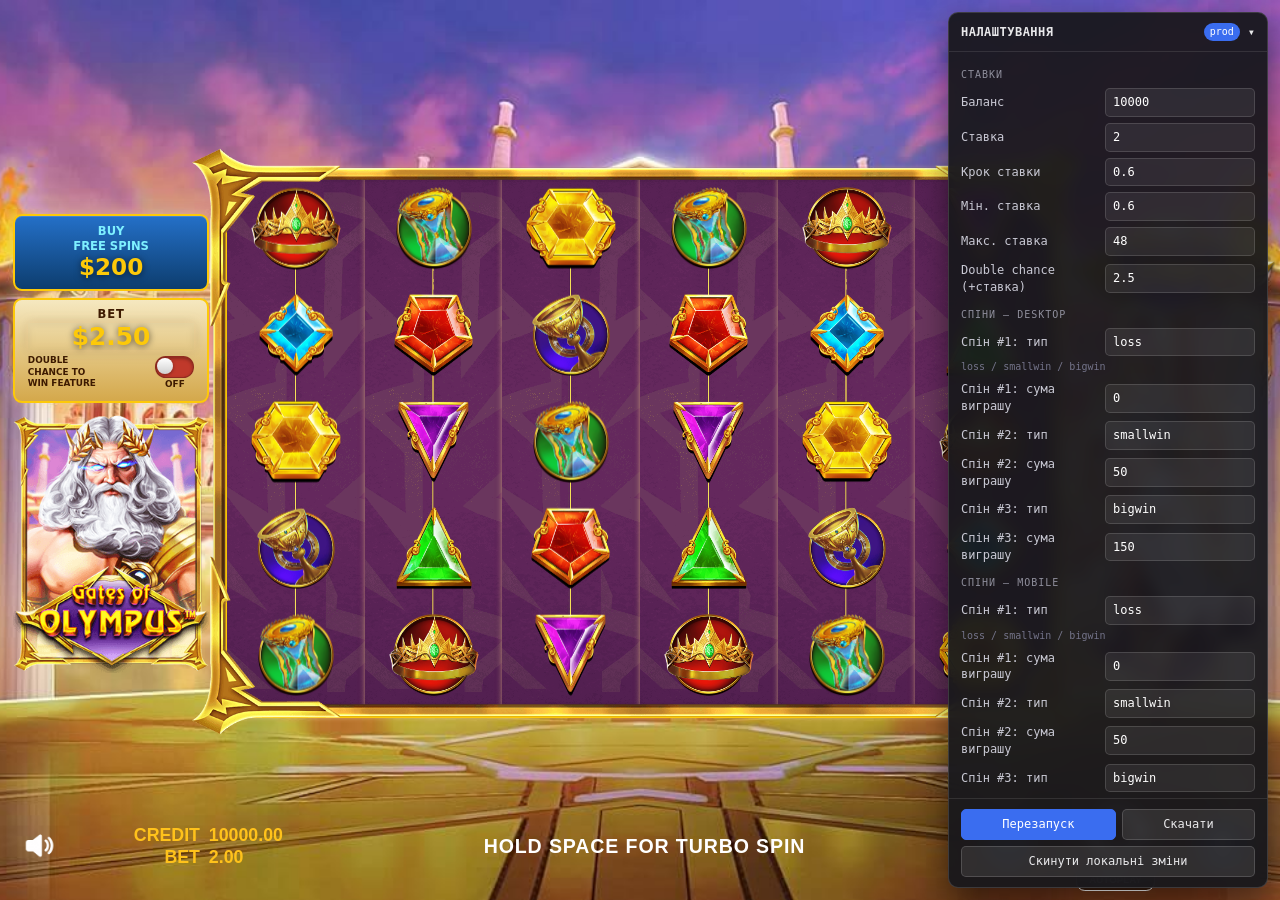
<file: docs/index.html>
<!doctype html>
<html lang="en">
	<head>
		<meta charset="UTF-8">
		<meta name="viewport" content="width=device-width, initial-scale=1.0">
		<link rel="shortcut icon" href="./assets/img/favicon.ico">
		<title>Gates of Olympus</title>
		<script type="module" crossorigin="" src="./js/index.min.js?v=1793309956276"></script>
		<link rel="modulepreload" crossorigin="" href="./js/common.min.js?v=1793309956276">
		<link rel="stylesheet" crossorigin="" href="./css/index.min.css?v=1793309956276">
	</head>
	<body>
		<div class="wrapper">
			<main class="page">
				<div class="page__container">
					<div class="game">
						<div class="game__wrap">
							<div class="game__mobile-logo">
								<source srcset="./assets/img/logo-mobile.png" type="image/png">
								<img alt="Logo" src="./assets/img/logo-mobile.png">
							</div>
							<div class="game__amount">
								<source srcset="./assets/img/board.png" type="image/png">
								<img alt="" src="./assets/img/board.png">
								<div class="game__amount-content">
									<span class="game__amount-label">WIN</span>
									<span class="game__amount-value">0.00</span>
								</div>
							</div>
							<div class="game__field">
								<div class="game__left">
									<div class="side-panel">
										<div class="side-panel__buy">
											<span class="side-panel__buy-label">
												BUY
												<br>
												FREE SPINS
											</span>
											<span class="side-panel__buy-price">$200</span>
										</div>
										<div class="side-panel__bet">
											<span class="side-panel__bet-label">BET</span>
											<span class="side-panel__bet-amount">$2.50</span>
											<div class="side-panel__bet-footer">
												<span class="side-panel__bet-desc">
													DOUBLE
													<br>
													CHANCE TO
													<br>
													WIN FEATURE
												</span>
												<button class="side-panel__toggle" aria-pressed="false">
													<span class="side-panel__toggle-track">
														<span class="side-panel__toggle-thumb"></span>
													</span>
													<span class="side-panel__toggle-label">OFF</span>
												</button>
											</div>
										</div>
										<div class="side-panel__poster">
											<source srcset="./assets/img/zeus-poster.png" type="image/png">
											<img alt="Zeus poster" src="./assets/img/zeus-poster.png">
										</div>
									</div>
								</div>
								<div class="drum">
									<div class="drum__spinner">
										<div class="drum__column">
											<div class="drum__image">
												<source srcset="./assets/img/icon/icon-1.png" type="image/png">
												<img alt="Icon game" src="./assets/img/icon/icon-1.png">
											</div>
											<div class="drum__image">
												<source srcset="./assets/img/icon/icon-2.png" type="image/png">
												<img alt="Icon game" src="./assets/img/icon/icon-2.png">
											</div>
											<div class="drum__image">
												<source srcset="./assets/img/icon/icon-3.png" type="image/png">
												<img alt="Icon game" src="./assets/img/icon/icon-3.png">
											</div>
											<div class="drum__image">
												<source srcset="./assets/img/icon/icon-4.png" type="image/png">
												<img alt="Icon game" src="./assets/img/icon/icon-4.png">
											</div>
											<div class="drum__image">
												<source srcset="./assets/img/icon/icon-5.png" type="image/png">
												<img alt="Icon game" src="./assets/img/icon/icon-5.png">
											</div>
										</div>
										<div class="drum__column">
											<div class="drum__image">
												<source srcset="./assets/img/icon/icon-5.png" type="image/png">
												<img alt="Icon game" src="./assets/img/icon/icon-5.png">
											</div>
											<div class="drum__image">
												<source srcset="./assets/img/icon/icon-6.png" type="image/png">
												<img alt="Icon game" src="./assets/img/icon/icon-6.png">
											</div>
											<div class="drum__image">
												<source srcset="./assets/img/icon/icon-7.png" type="image/png">
												<img alt="Icon game" src="./assets/img/icon/icon-7.png">
											</div>
											<div class="drum__image">
												<source srcset="./assets/img/icon/icon-8.png" type="image/png">
												<img alt="Icon game" src="./assets/img/icon/icon-8.png">
											</div>
											<div class="drum__image">
												<source srcset="./assets/img/icon/icon-1.png" type="image/png">
												<img alt="Icon game" src="./assets/img/icon/icon-1.png">
											</div>
										</div>
										<div class="drum__column">
											<div class="drum__image">
												<source srcset="./assets/img/icon/icon-1.png" type="image/png">
												<img alt="Icon game" src="./assets/img/icon/icon-1.png">
											</div>
											<div class="drum__image">
												<source srcset="./assets/img/icon/icon-2.png" type="image/png">
												<img alt="Icon game" src="./assets/img/icon/icon-2.png">
											</div>
											<div class="drum__image">
												<source srcset="./assets/img/icon/icon-3.png" type="image/png">
												<img alt="Icon game" src="./assets/img/icon/icon-3.png">
											</div>
											<div class="drum__image">
												<source srcset="./assets/img/icon/icon-4.png" type="image/png">
												<img alt="Icon game" src="./assets/img/icon/icon-4.png">
											</div>
											<div class="drum__image">
												<source srcset="./assets/img/icon/icon-5.png" type="image/png">
												<img alt="Icon game" src="./assets/img/icon/icon-5.png">
											</div>
										</div>
										<div class="drum__column">
											<div class="drum__image">
												<source srcset="./assets/img/icon/icon-5.png" type="image/png">
												<img alt="Icon game" src="./assets/img/icon/icon-5.png">
											</div>
											<div class="drum__image">
												<source srcset="./assets/img/icon/icon-6.png" type="image/png">
												<img alt="Icon game" src="./assets/img/icon/icon-6.png">
											</div>
											<div class="drum__image">
												<source srcset="./assets/img/icon/icon-7.png" type="image/png">
												<img alt="Icon game" src="./assets/img/icon/icon-7.png">
											</div>
											<div class="drum__image">
												<source srcset="./assets/img/icon/icon-8.png" type="image/png">
												<img alt="Icon game" src="./assets/img/icon/icon-8.png">
											</div>
											<div class="drum__image">
												<source srcset="./assets/img/icon/icon-1.png" type="image/png">
												<img alt="Icon game" src="./assets/img/icon/icon-1.png">
											</div>
										</div>
										<div class="drum__column">
											<div class="drum__image">
												<source srcset="./assets/img/icon/icon-1.png" type="image/png">
												<img alt="Icon game" src="./assets/img/icon/icon-1.png">
											</div>
											<div class="drum__image">
												<source srcset="./assets/img/icon/icon-2.png" type="image/png">
												<img alt="Icon game" src="./assets/img/icon/icon-2.png">
											</div>
											<div class="drum__image">
												<source srcset="./assets/img/icon/icon-3.png" type="image/png">
												<img alt="Icon game" src="./assets/img/icon/icon-3.png">
											</div>
											<div class="drum__image">
												<source srcset="./assets/img/icon/icon-4.png" type="image/png">
												<img alt="Icon game" src="./assets/img/icon/icon-4.png">
											</div>
											<div class="drum__image">
												<source srcset="./assets/img/icon/icon-5.png" type="image/png">
												<img alt="Icon game" src="./assets/img/icon/icon-5.png">
											</div>
										</div>
										<div class="drum__column">
											<div class="drum__image">
												<source srcset="./assets/img/icon/icon-5.png" type="image/png">
												<img alt="Icon game" src="./assets/img/icon/icon-5.png">
											</div>
											<div class="drum__image">
												<source srcset="./assets/img/icon/icon-6.png" type="image/png">
												<img alt="Icon game" src="./assets/img/icon/icon-6.png">
											</div>
											<div class="drum__image">
												<source srcset="./assets/img/icon/icon-7.png" type="image/png">
												<img alt="Icon game" src="./assets/img/icon/icon-7.png">
											</div>
											<div class="drum__image">
												<source srcset="./assets/img/icon/icon-8.png" type="image/png">
												<img alt="Icon game" src="./assets/img/icon/icon-8.png">
											</div>
											<div class="drum__image">
												<source srcset="./assets/img/icon/icon-1.png" type="image/png">
												<img alt="Icon game" src="./assets/img/icon/icon-1.png">
											</div>
										</div>
									</div>
								</div>
								<div class="game__right">
									<div class="game__logo">
										<source srcset="./assets/img/logo.png" type="image/png">
										<img alt="Logo" src="./assets/img/logo.png">
									</div>
									<div class="game__zeus">
										<source srcset="./assets/img/zeus.gif" type="image/gif">
										<img alt="Zeus" src="./assets/img/zeus.gif">
									</div>
								</div>
							</div>
						</div>
						<div class="menu">
							<div class="menu__container">
								<div class="menu__left">
									<div class="menu__wrap-icon">
										<a href="#" class="menu__sound">
											<source srcset="./assets/img/button/sound.png" type="image/png">
											<img alt="Sound" src="./assets/img/button/sound.png">
										</a>
									</div>
									<div class="menu__bonus">
										<div class="menu__balance-row">
											<span>Credit</span>
											<div class="menu__info">
												<span class="number">100,000.00</span>
											</div>
										</div>
										<div class="menu__bet-row">
											<span>Bet</span>
											<div class="menu__credit">
												<span class="number">2.00</span>
											</div>
										</div>
									</div>
								</div>
								<div class="menu__center">
									<p class="menu__title">HOLD SPACE FOR TURBO SPIN</p>
								</div>
								<div class="menu__right">
									<a href="#" class="menu__minus menu__button-arrow bottom">
										<source srcset="./assets/img/button/minus.png" type="image/png">
										<img alt="Minus" src="./assets/img/button/minus.png">
									</a>
									<a href="#" class="menu__button-spin">
										<source srcset="./assets/img/button/arrows.png" type="image/png">
										<img alt="Spin" src="./assets/img/button/arrows.png">
										<div class="menu__button-auto">
											<span class="menu__autoplay-label">AUTOPLAY</span>
										</div>
									</a>
									<a href="#" class="menu__plus menu__button-arrow">
										<source srcset="./assets/img/button/plus.png" type="image/png">
										<img alt="Plus" src="./assets/img/button/plus.png">
									</a>
								</div>
							</div>
						</div>
						<div class="popup">
							<div class="popup__overlay"></div>
							<div class="popup__content">
								<div class="popup__inner">
									<h2 class="popup__title">Congratulations!</h2>
									<p class="popup__text">Ready to continue playing?</p>
									<a class="cta-button" href="#">Download Now</a>
								</div>
							</div>
						</div>
					</div>
				</div>
			</main>
		</div>
		<div class="rotate-overlay">
			<div class="rotate-overlay__content">
				<svg xmlns="http://www.w3.org/2000/svg" viewbox="0 0 24 24" fill="none" stroke="currentColor" stroke-width="1.5">
					<rect x="4" y="2" width="16" height="20" rx="2"></rect>
					<path d="M12 18h.01"></path>
				</svg>
				<p>Please rotate your device to portrait mode</p>
			</div>
		</div>
	</body>
</html>
</file>
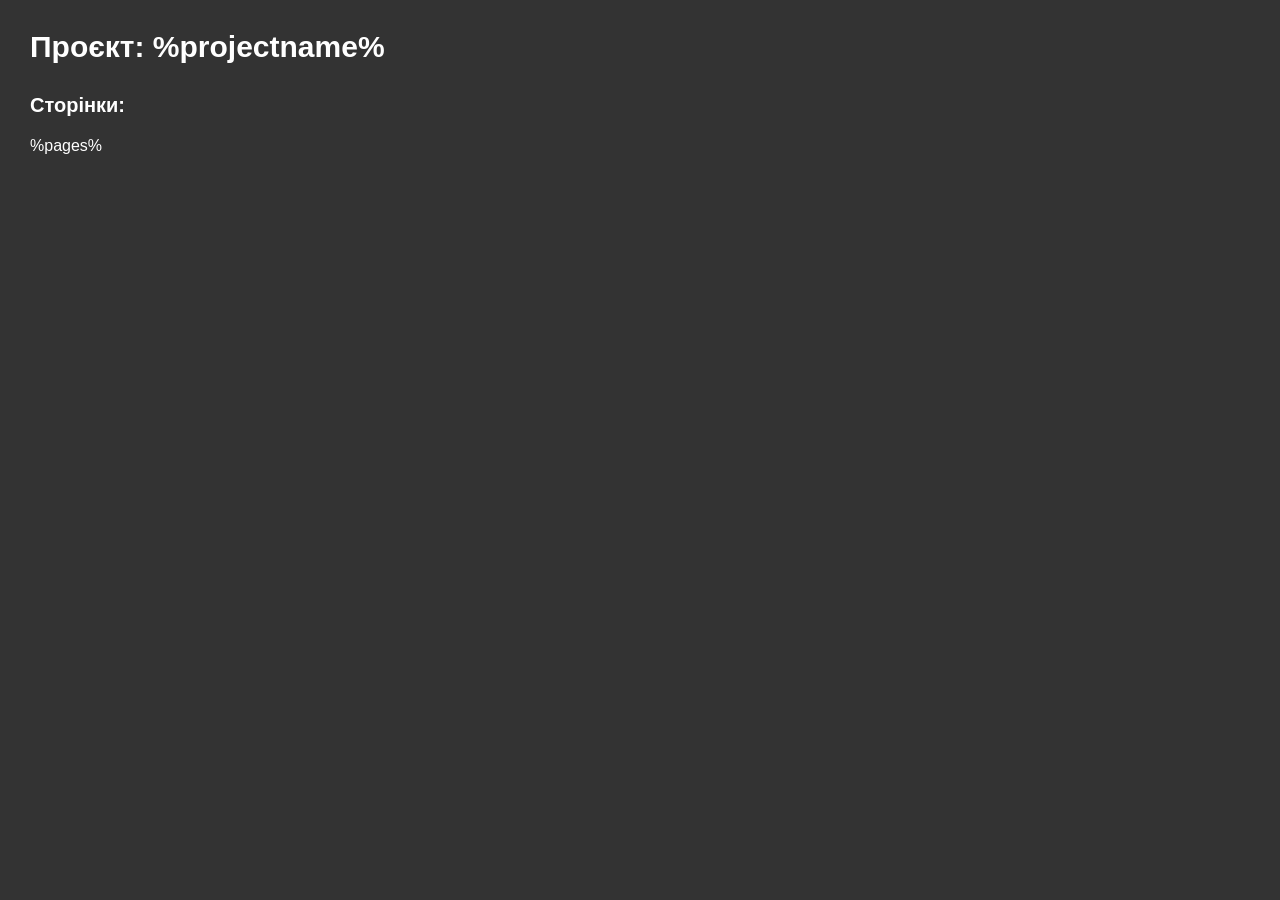
<file: src/projectpage/projectpage.html>
<!DOCTYPE html>
<html lang="ua">
	<head>
		<meta charset="UTF-8">
		<meta name="viewport" content="width=device-width, initial-scale=1.0">
		<meta name="robots" content="noindex, nofollow">
		<title>Проєкт: %projectname%</title>
		<style>
			*,
			*::before,
			*::after {
				box-sizing: border-box;
				margin: 0;
				padding: 0;
				bottom: 0;
			}
			ul li{
				list-style: none;
			}
			a{
				text-decoration: none;
				color: inherit;
			}
			body,
			html {
				height: 100%;
			}
			body {
				font-family: Arial, "Helvetica Neue", Helvetica, sans-serif;
				background-color: #333;
				color: #fff;
			}
			.wrapper {
				min-height: 100%;
				display: flex;
				flex-direction: column;
			}
			.wrapper > main {
				flex-grow: 1;
			}
			.projectpage {
				padding: 30px;
			}
			.projectpage__title {
				font-size: 30px;
				margin-bottom: 30px;
			}
			.projectpage__sub-title {
				font-size: 20px;
				margin-bottom: 20px;
			}
			.projectpage__list {
			}
			.projectpage__list li {
			}
			.projectpage__list a {
				color: yellow;
			}
			.projectpage__list a:hover {
			}
		</style>
	</head>
	<body>
		<div class="wrapper">
			<header class="header"></header>
			<main class="projectpage">
				<h1 class="projectpage__title">Проєкт: %projectname%</h1>
				<h2 class="projectpage__sub-title">Сторінки:</h2>
				<ul class="projectpage__list">
					%pages%
				</ul>
			</main>
			<footer class="footer"></footer>
		</div>
	</body>
</html>
</file>
<file: docs/css/index.min.css>
*{padding:0;margin:0;border:0rem}*,*:before,*:after{box-sizing:border-box}*:before,*:after{display:inline-block}html,body{height:100%}body{line-height:1;scrollbar-gutter:stable;-ms-text-size-adjust:100%;-moz-text-size-adjust:100%;-webkit-text-size-adjust:100%;-webkit-font-smoothing:antialiased;-moz-osx-font-smoothing:grayscale}input,button,textarea{font-family:inherit;font-size:inherit;line-height:inherit;color:inherit;background-color:transparent}input,textarea{width:100%}label{display:inline-block}button,select,option{cursor:pointer}a{display:inline-block;color:inherit;text-decoration:none}ul li{list-style:none}img{max-width:100%;height:auto;vertical-align:middle}h1,h2,h3,h4,h5,h6{font-weight:inherit;font-size:inherit}address{font-style:normal}body{min-width:23.4375rem;color:#000;font-family:system-ui,-apple-system,BlinkMacSystemFont,Segoe UI,Roboto,sans-serif;font-size:1rem}[data-fls-scrolllock] body{overflow:hidden;touch-action:none;overscroll-behavior:none}.wrapper{min-height:100%;display:flex;flex-direction:column;overflow:clip}.wrapper>main{flex:1 1 auto}.wrapper>*{min-width:0}.rotate-overlay{display:none;position:fixed;top:0;left:0;width:100%;height:100vh;height:100dvh;z-index:99999;background:#000;align-items:center;justify-content:center}.rotate-overlay__content{display:flex;flex-direction:column;align-items:center;gap:1.5rem;color:#fff;text-align:center;padding:1.25rem}.rotate-overlay__content svg{width:6.25rem;height:6.25rem;animation:rotate-hint 1.5s ease-in-out infinite alternate}.rotate-overlay__content p{font-size:2.5rem;max-width:36rem;line-height:1.4}@keyframes rotate-hint{0%{transform:rotate(0)}to{transform:rotate(-90deg)}}.page{background:url(../assets/img/bg.jpg) center/cover no-repeat;min-height:100vh;min-height:100dvh;display:flex;align-items:center;justify-content:center}.page__container{display:flex;align-items:center;justify-content:center;height:100%;width:100%}.game{width:100%;height:max-content;position:relative;z-index:5;margin-bottom:5rem}.game__wrap{width:100%;height:100%;display:flex;flex-direction:column;align-items:center}.game__amount{display:flex;align-items:center;justify-content:center;max-width:28.75rem;margin-bottom:-1.25rem;position:relative;z-index:20;opacity:0;transition:opacity .4s ease}.game__amount.visible{opacity:1}.game__amount img{width:100%;height:100%;display:block}.game__amount-content{position:absolute;inset:0;display:flex;flex-direction:column;align-items:center;justify-content:center;pointer-events:none;margin-bottom:0.5rem}.game__amount-label{font-family:Arial Black,Arial,sans-serif;font-size:0.875rem;font-weight:900;text-transform:uppercase;letter-spacing:0.1875rem;color:#fdc909;text-shadow:0 0.0625rem 0.25rem rgba(0,0,0,.7);line-height:1}.game__amount-value{font-family:Arial Black,Arial,sans-serif;font-size:1.75rem;font-weight:900;line-height:1.1;background:linear-gradient(180deg,#fff7a0,gold 40%,#ff8c00);-webkit-background-clip:text;background-clip:text;color:transparent;-webkit-text-stroke:0.0625rem rgba(180,80,0,.4);filter:drop-shadow(0 0.125rem 0.375rem rgba(0,0,0,.6))}.game__amount.win-enter .game__amount-value{animation:winAmountPop .5s cubic-bezier(.34,1.56,.64,1) forwards}@keyframes winAmountPop{0%{transform:scale(.4);opacity:0}60%{transform:scale(1.15);opacity:1}to{transform:scale(1);opacity:1}}.game__field{display:flex;align-items:center;justify-content:space-between;gap:0.3125rem;width:100%}.game__left{display:flex;align-items:center;justify-content:center}.game__right{display:flex;flex-direction:column;justify-content:space-around;gap:2.5rem}.game__left,.game__right{max-width:13.75rem;width:100%}.game__logo img{width:100%;height:100%;scale:1.25}.game__zeus img{width:100%;height:100%;scale:1.35}.game__mobile-logo{display:none}.side-panel{display:flex;flex-direction:column;gap:0.5rem;width:100%}.side-panel__buy{background:linear-gradient(180deg,#2470c8,#0d3d6e);border:0.1875rem solid #fdc909;border-radius:0.625rem;padding:0.625rem 0.875rem;text-align:center;box-shadow:0 0 0.75rem #f6c98b80,inset 0 0.0625rem #ffffff26;transition:transform .2s ease}.side-panel__buy-label{display:block;color:#7ef0ff;font-size:0.8125rem;font-weight:900;text-transform:uppercase;line-height:1.25;letter-spacing:.0.3125rem}.side-panel__buy-price{display:block;font-size:1.625rem;font-weight:900;margin-top:0.125rem;line-height:1.1;color:#fdc909;filter:drop-shadow(0 0.125rem 0.25rem rgba(0,0,0,.6))}.side-panel__bet{background:linear-gradient(180deg,#f5e8c0,#d4a84b);border:0.1875rem solid #fdc909;border-radius:0.625rem;padding:0.625rem 0.875rem 0.75rem;text-align:center;box-shadow:0 0 0.625rem #f6c98b66}.side-panel__bet-label{display:block;color:#3d1a00;font-size:0.8125rem;font-weight:900;text-transform:uppercase;letter-spacing:0.0625rem;line-height:1;margin-bottom:0.125rem}.side-panel__bet-amount{display:block;font-size:1.75rem;font-weight:900;line-height:1.1;color:#fdc909;box-shadow:0 0 0.625rem #f6c98b66;filter:drop-shadow(0 0.125rem 0.25rem rgba(0,0,0,.6))}.side-panel__bet-footer{display:flex;align-items:center;justify-content:space-between;gap:0.375rem;margin-top:0.375rem}.side-panel__bet-desc{color:#3d1a00;font-size:0.625rem;font-weight:900;text-transform:uppercase;line-height:1.3;text-align:left}.side-panel__toggle{background:none;border:none;padding:0;cursor:pointer;display:flex;flex-direction:column;align-items:center;gap:0.1875rem;flex-shrink:0;-webkit-tap-highlight-color:transparent}.side-panel__toggle-track{display:block;width:2.75rem;height:1.5rem;background:#c0392b;border-radius:0.75rem;border:0.125rem solid rgba(0,0,0,.25);position:relative;transition:background .25s ease;box-shadow:inset 0 0.125rem 0.25rem #0000004d}.side-panel__toggle-thumb{display:block;width:1.125rem;height:1.125rem;background:linear-gradient(180deg,#fff,#d0d0d0);border-radius:50%;position:absolute;top:0.0625rem;left:0.0625rem;transition:transform .25s ease;box-shadow:0 0.0625rem 0.25rem #0006}.side-panel__toggle-label{display:block;color:#3d1a00;font-size:0.625rem;font-weight:900;text-transform:uppercase;letter-spacing:.0.3125rem;line-height:1}.side-panel__toggle[aria-pressed=true] .side-panel__toggle-track{background:#27ae60}.side-panel__toggle[aria-pressed=true] .side-panel__toggle-thumb{transform:translate(1.25rem)}.side-panel__toggle[aria-pressed=true] .side-panel__toggle-label{color:#1a5c00}.side-panel__poster img{width:100%;height:100%}.drum{display:flex;align-items:center;justify-content:space-around;position:relative;max-width:62.5rem;width:100%;padding:0.625rem;border-radius:1rem}.drum:after{position:absolute;content:"";top:52%;left:50%;width:110%;height:120%;transform:translate(-50%,-50%);background:url(../assets/img/frame.png) center/cover no-repeat;z-index:10;pointer-events:none}.drum__spinner{width:100%;height:100%;display:grid;grid-template-columns:repeat(6,1fr);position:relative;z-index:10;border:0.375rem solid #fdc909;box-shadow:0 0 0.375rem #f6c98b99;border-radius:0.75rem;overflow:hidden}.drum__column{position:relative;overflow:hidden;z-index:10;background:url(../assets/img/bg-spin.png) center/cover no-repeat;box-shadow:0 0 0.375rem #f6c98b99;height:37.5rem}.drum__column:not(:first-child),.drum__column:not(:last-child){margin:0.125rem .0.3125rem}.drum__strip{display:flex;flex-direction:column;will-change:transform;filter:blur(0);transition:filter .3s ease-in-out}.drum__strip.active{filter:blur(0.0625rem)}.drum__image{display:flex;align-items:center;justify-content:center;width:100%;height:7.5rem;flex-shrink:0;padding:0.875rem}.drum__image img{max-width:100%;max-height:100%;width:auto;height:100%;object-fit:contain}.bigwin-animation{animation:pulse .3s ease-in-out infinite alternate}.smallwin-animation{animation:pulse .5s ease-in-out 2}@keyframes pulse{0%{box-shadow:0 0 0.375rem #f6c98b99}to{box-shadow:0 0 1.875rem #ffd700e6,0 0 3.75rem #ffd70080}}.win-fire{position:absolute;inset:0;pointer-events:none;z-index:1;border-radius:0.25rem;opacity:0;animation:winFireAppear .3s ease forwards}@keyframes winFireAppear{0%{opacity:0;transform:scale(.9)}to{opacity:.75;transform:scale(1)}}.drum__image.winning img{position:relative;z-index:2}.win-flash{position:absolute;width:1.25rem;height:1.25rem;background:radial-gradient(circle,rgb(255,255,255) 0%,rgba(255,215,0,.8) 50%,transparent 70%);border-radius:50%;pointer-events:none;animation:flash .6s ease-out forwards;z-index:100}@keyframes flash{0%{transform:scale(0);opacity:1}to{transform:scale(3);opacity:0}}.win-line-svg{opacity:0;transition:opacity .3s ease}.win-line-svg.visible{opacity:1}.win-line{fill:none;stroke:#fc0;stroke-linecap:round;stroke-linejoin:round;filter:drop-shadow(0 0 0.5rem rgba(255,200,0,.8)) drop-shadow(0 0 0.9375rem rgba(255,150,0,.6));animation:lineGlow .5s ease-in-out infinite alternate}.win-line-dot{fill:#fff;stroke:#fc0;filter:drop-shadow(0 0 0.375rem rgba(255,200,0,.9));animation:dotPulse .4s ease-in-out infinite alternate}@keyframes lineGlow{0%{filter:drop-shadow(0 0 0.5rem rgba(255,200,0,.8)) drop-shadow(0 0 0.9375rem rgba(255,150,0,.6))}to{filter:drop-shadow(0 0 0.75rem rgb(255,200,0)) drop-shadow(0 0 1.5625rem rgba(255,150,0,.8))}}@keyframes dotPulse{0%{opacity:.8}to{opacity:1}}.drum__image.dimmed{filter:brightness(.4);transition:filter .3s ease}.drum__image.winning{animation:wobble .4s ease-in-out infinite;filter:brightness(1.1) drop-shadow(0 0 0.5rem rgba(255,215,0,.8));z-index:20;position:relative}@keyframes wobble{0%{transform:rotate(0)}25%{transform:rotate(5deg)}50%{transform:rotate(0)}75%{transform:rotate(-5deg)}to{transform:rotate(0)}}.paylines-svg{opacity:0;transition:opacity .3s ease}.paylines-svg.visible{opacity:1}.payline{fill:none;stroke:#fdc909;stroke-linecap:round;stroke-linejoin:round;paint-order:stroke fill;filter:drop-shadow(0 0 0.25rem rgba(0,0,0,.5))}.payline-stroke{fill:none;stroke:#d53404;stroke-linecap:round;stroke-linejoin:round}.menu{font-family:Arial Black,Arial,sans-serif;position:fixed;bottom:0;left:0;width:100%;height:7.5rem;z-index:10;color:#fff;padding:0.625rem 0;text-transform:uppercase}.menu img{width:100%;height:100%}.menu__container{display:flex;align-items:center;justify-content:space-between;height:100%}.menu__left{display:flex;align-items:center;justify-content:space-between;gap:1.25rem}.menu__wrap-icon{display:flex;align-items:center;justify-content:center}.menu__column{display:flex;flex-direction:column}.menu__sound,.menu__button-spin,.menu__minus,.menu__plus{width:2.5rem;height:2.5rem;transition:all .3s ease;position:relative}.menu__sound:hover,.menu__button-spin:hover,.menu__minus:hover,.menu__plus:hover{transform:scale(1.1)}.menu__sound:active,.menu__button-spin:active,.menu__minus:active,.menu__plus:active{transform:scale(.95)}.menu__button-spin{padding:0.5rem 0.125rem 0.125rem;width:6.875rem;height:6.875rem;border-radius:50%;border:0.125rem solid #fff;display:flex;align-items:center;justify-content:center;position:relative;margin-bottom:1.875rem}.menu__button-spin img{animation:spin-attention 5s ease-in-out infinite;transform-origin:center;object-fit:contain}@keyframes spin-attention{0%{transform:rotate(0)}10%{transform:rotate(20deg)}20%{transform:rotate(-15deg)}30%{transform:rotate(10deg)}40%{transform:rotate(0)}to{transform:rotate(0)}}.menu__button-spin.disabled{pointer-events:none;opacity:.6;filter:grayscale(1)}.menu__button-spin.disabled img{animation-play-state:paused}.menu__sound{width:3.75rem;height:3.75rem}.menu__sound.sound-off{opacity:.5;filter:grayscale(1)}.menu__sound.sound-off:before,.menu__sound.sound-off:after{content:"";position:absolute;top:50%;left:50%;width:100%;height:0.125rem;background:red;transform-origin:center;z-index:2;box-shadow:0 0 0.25rem #000c}.menu__sound.sound-off:before{transform:translate(-50%,-50%) rotate(45deg)}.menu__sound.sound-off:after{transform:translate(-50%,-50%) rotate(-45deg)}.menu__sound.sound-off:hover{opacity:.7}.menu__balance-row,.menu__bet-row{display:grid;grid-template-columns:1fr 1fr;gap:0.625rem;font-weight:700;font-size:1.25rem;line-height:120%}.menu__balance-row span:first-child,.menu__bet-row span:first-child{text-align:right;color:#ffc21b}.menu__credit,.menu__info{width:8.125rem}.menu__title{font-size:1.375rem;font-weight:900;line-height:120%;text-transform:uppercase;letter-spacing:0.0625rem}.menu__bet-display{margin-top:0.375rem}.menu__bet-display span:first-child{color:#ffc21b}.menu__autoplay-label{display:block;color:#fff;font-size:0.6875rem;font-weight:900;text-align:center;text-transform:uppercase;letter-spacing:.0.3125rem}.menu__button-auto{display:flex;flex-direction:column;align-items:center;justify-content:center;background:#00000080;border:0.125rem solid rgb(255,255,255);border-radius:0.625rem;padding:0.375rem 0.875rem;min-width:5rem;transition:all .2s ease;position:absolute;bottom:-10%}.menu__button-auto:hover{background:#000000b3;border-color:#fdc909}.menu__right{display:flex;align-items:center;justify-content:space-between;gap:0.9375rem;transition:opacity .3s ease}.menu__right.hidden{opacity:0;transform:scale(.8);pointer-events:none}.menu__right span{display:inline-block}.menu__minus,.menu__plus{width:6.25rem;height:6.25rem;border-radius:50%;overflow:hidden}.popup{position:fixed;top:0;left:0;width:100%;height:100%;z-index:1000;opacity:0;visibility:hidden;transition:opacity .5s ease,visibility .5s ease}.popup.show{opacity:1;visibility:visible}.popup.show .popup__overlay{opacity:1}.popup.show .popup__content{scale:1;opacity:1}.popup__overlay{position:absolute;top:0;left:0;width:100%;height:100%;background:#000000a6;-webkit-backdrop-filter:blur(0.625rem);backdrop-filter:blur(0.625rem);opacity:0;transition:opacity .5s ease}.popup__content{position:absolute;top:50%;left:50%;transform:translate(-50%,-50%);scale:.7;opacity:0;transition:all .5s cubic-bezier(.68,-.55,.265,1.55);z-index:100}.popup__inner{background-color:#5b2457;border:0.25rem solid #ffd700;border-radius:1.875rem;padding:3.125rem 3.75rem;text-align:center;box-shadow:0 1.25rem 3.75rem #ffd7004d,0 0 2.5rem #ff6b9d66,inset 0 0.125rem 1.25rem #ffffff1a;position:relative;overflow:hidden;display:flex;flex-direction:column;align-items:center;justify-content:center}.popup__title{font-size:3rem;font-weight:700;color:gold;text-shadow:0 0 1.25rem rgba(255,215,0,.5),0 0.25rem 0.5rem rgba(0,0,0,.5);margin-bottom:1.25rem;text-transform:uppercase;letter-spacing:0.125rem;animation:titleGlow 2s ease-in-out infinite}.popup__text{font-size:1.5rem;font-weight:600;color:#fff;margin-bottom:2.5rem;text-shadow:0 0.125rem 0.25rem rgba(0,0,0,.5)}.cta-button{background-color:#298c01;color:#fff;padding:0.9375rem 1.5625rem;font-size:1.375rem;font-weight:700;border-radius:0.75rem;border:0.125rem solid #fff;text-align:center;animation:ctaPulse 1.5s ease-in-out infinite}@keyframes ctaPulse{0%{transform:scale(1);box-shadow:0 0 #298c01b3}50%{transform:scale(1.05);box-shadow:0 0 1.25rem 0.625rem #298c014d}to{transform:scale(1);box-shadow:0 0 #298c0100}}.confetti-canvas{position:fixed;top:0;left:0;width:100%;height:100%;pointer-events:none;z-index:99;opacity:0;transition:opacity .3s ease}.popup.show .confetti-canvas{opacity:1}.confetti-canvas canvas{display:block}@media not (max-width:90em){[class*=__container]{padding-left:0.9375rem}[class*=__container]{padding-right:0.9375rem}}@media (max-width:90em)and (pointer:coarse){.drum:after{display:none!important}}@media (max-width:75em)and (pointer:coarse){.game__field{justify-content:center}.game__left,.game__right{display:none!important}.menu__center{display:none}}@media (max-width:61.99875em)and (pointer:coarse){.menu__right{right:3%;top:-135%}}@media (max-height:50em)and (pointer:coarse){.drum__column{height:27.5rem}.drum__image{height:6.875rem}}@media (max-width:47.99875em)and (pointer:coarse){.page{align-items:flex-start}.page__container{padding-top:0.625rem;flex-direction:column}.game__amount{margin-bottom:-1.875rem}.game__amount-label{font-size:0.875rem}.game__amount-value{font-size:1.75rem}.game__mobile-logo{display:block;max-width:25rem;width:100%}.game__mobile-logo img{width:100%;height:100%}.side-panel{display:none}.drum__spinner{grid-template-columns:repeat(3,1fr)}.drum__column{height:26.25rem}.drum__column:nth-child(4),.drum__column:nth-child(5){display:none}.drum__image{height:8.75rem;padding:0.625rem}.menu{background-color:#0006}.menu__column{flex-direction:column}.menu__button-spin{width:5.625rem;height:5.625rem}.menu__balance-row,.menu__bet-row{grid-template-columns:1fr;gap:0}.menu__balance-row span:first-child,.menu__bet-row span:first-child{text-align:left}.menu__bet-row{margin-top:0.625rem}.menu__button-auto{font-size:0.75rem;padding-inline:0.5rem;bottom:-15%}.menu__right{top:-20%;gap:0.3125rem}.menu__minus,.menu__plus{width:3.75rem;height:3.75rem}.popup__inner{padding:2.5rem 1.875rem;border-radius:1.25rem;border-width:0.1875rem}.popup__title{font-size:1.5rem;margin-bottom:0.9375rem}.popup__text{font-size:1rem;margin-bottom:1.875rem}}@media (pointer:coarse)and (orientation:landscape)and (max-height:31.25rem){.rotate-overlay{display:flex;overflow:hidden;touch-action:none;overscroll-behavior:none}}@media (max-width:29.99875em)and (pointer:coarse){.game__mobile-logo{max-width:18.75rem}.menu{height:9.375rem}.menu__container{position:relative}.menu__left{align-items:flex-end;gap:0}.menu__column{flex-direction:row}.menu__sound{position:absolute;top:-40%;left:0.9375rem}.menu__right{right:0.9375rem}}@media (max-width:29.99875em)and (max-height:50em)and (pointer:coarse){.drum__column{height:19.6875rem!important}.drum__image{height:6.5625rem!important}}@media (not (max-width:23.4375em))and (max-width:90em){[class*=__container]{padding-left:clamp(0.9375rem,0.9375rem + 0vw,0.9375rem)}[class*=__container]{padding-right:clamp(0.9375rem,0.9375rem + 0vw,0.9375rem)}}@media (max-width:23.4375em){[class*=__container]{padding-left:0.9375rem}[class*=__container]{padding-right:0.9375rem}}@media (max-width:1.875em)and (pointer:coarse){.menu{height:auto}.menu__container{width:100%;flex-direction:column}.menu__left{width:100%;flex-direction:row-reverse}.menu__column{flex-direction:row}.menu__sound,.menu__button-spin,.menu__minus,.menu__plus{width:3.75rem;height:3.75rem}.menu__right{position:absolute;top:-135%;right:3%}}
</file>
